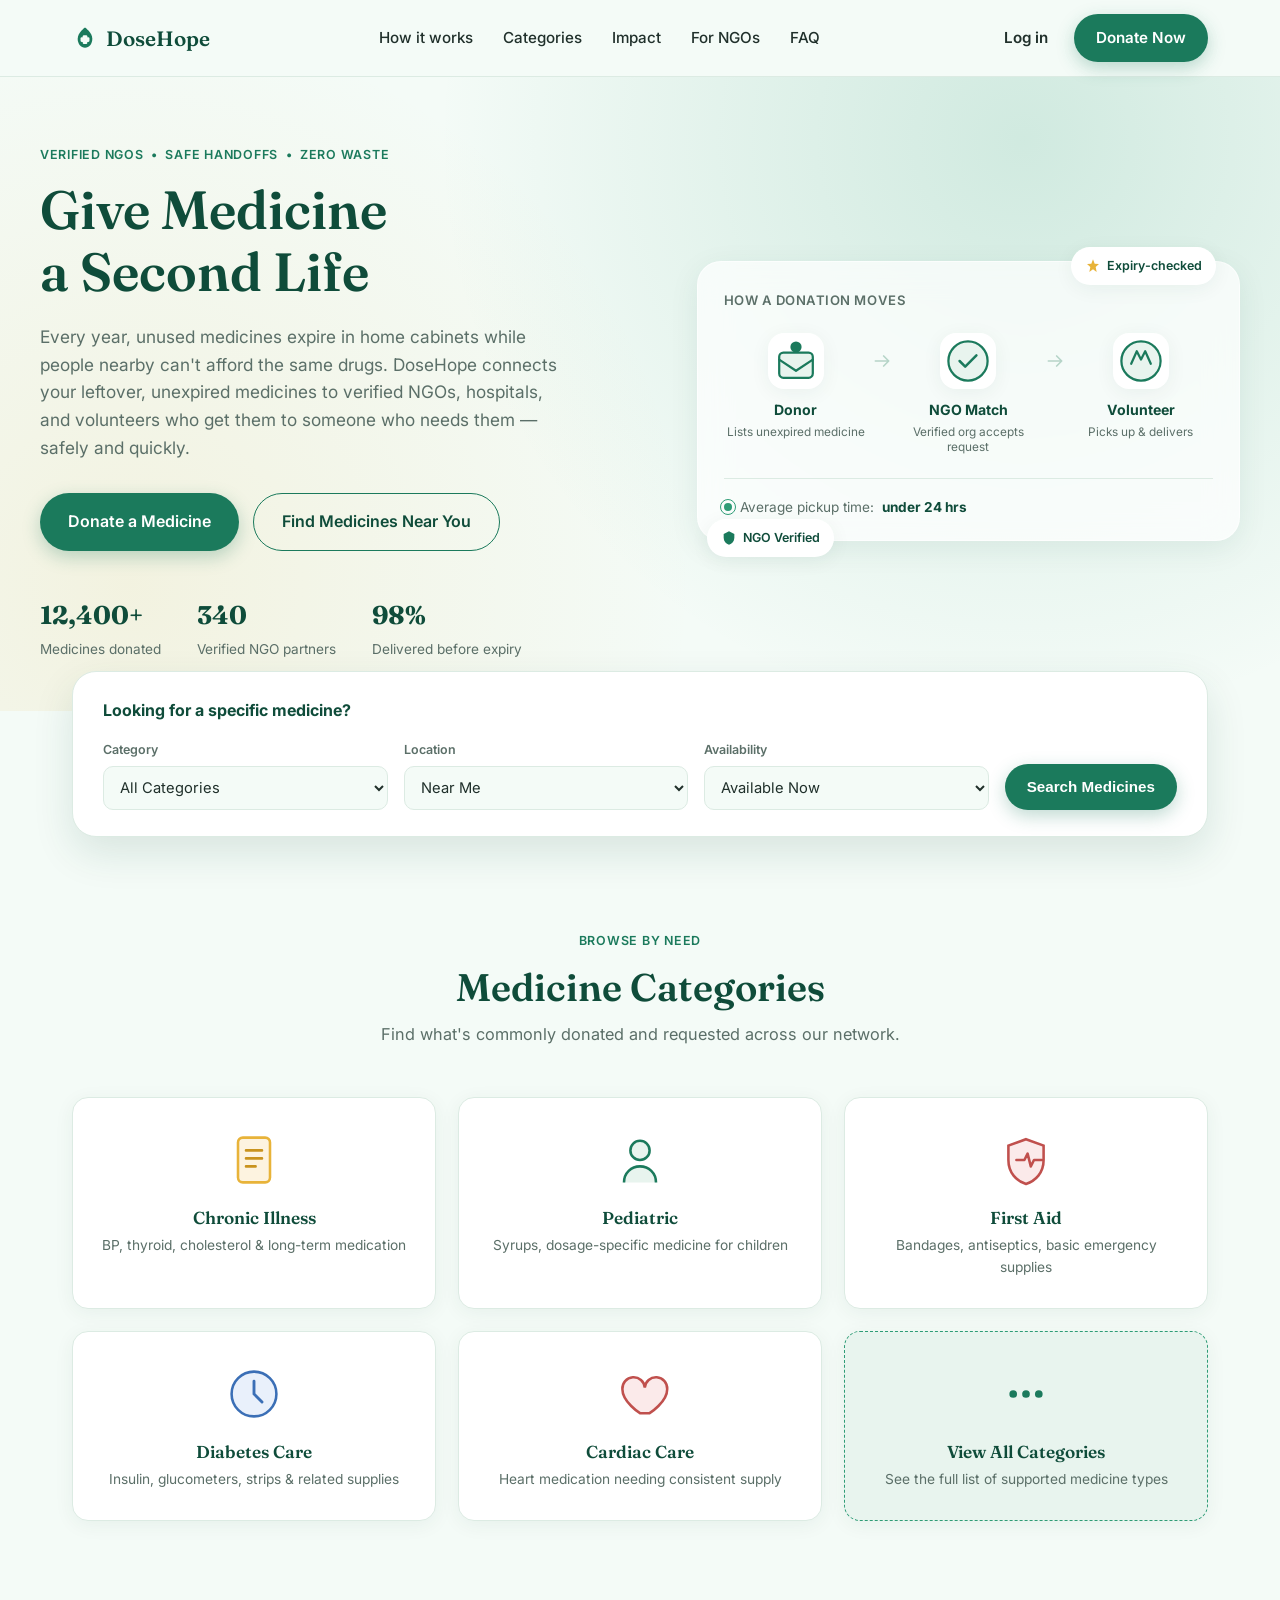
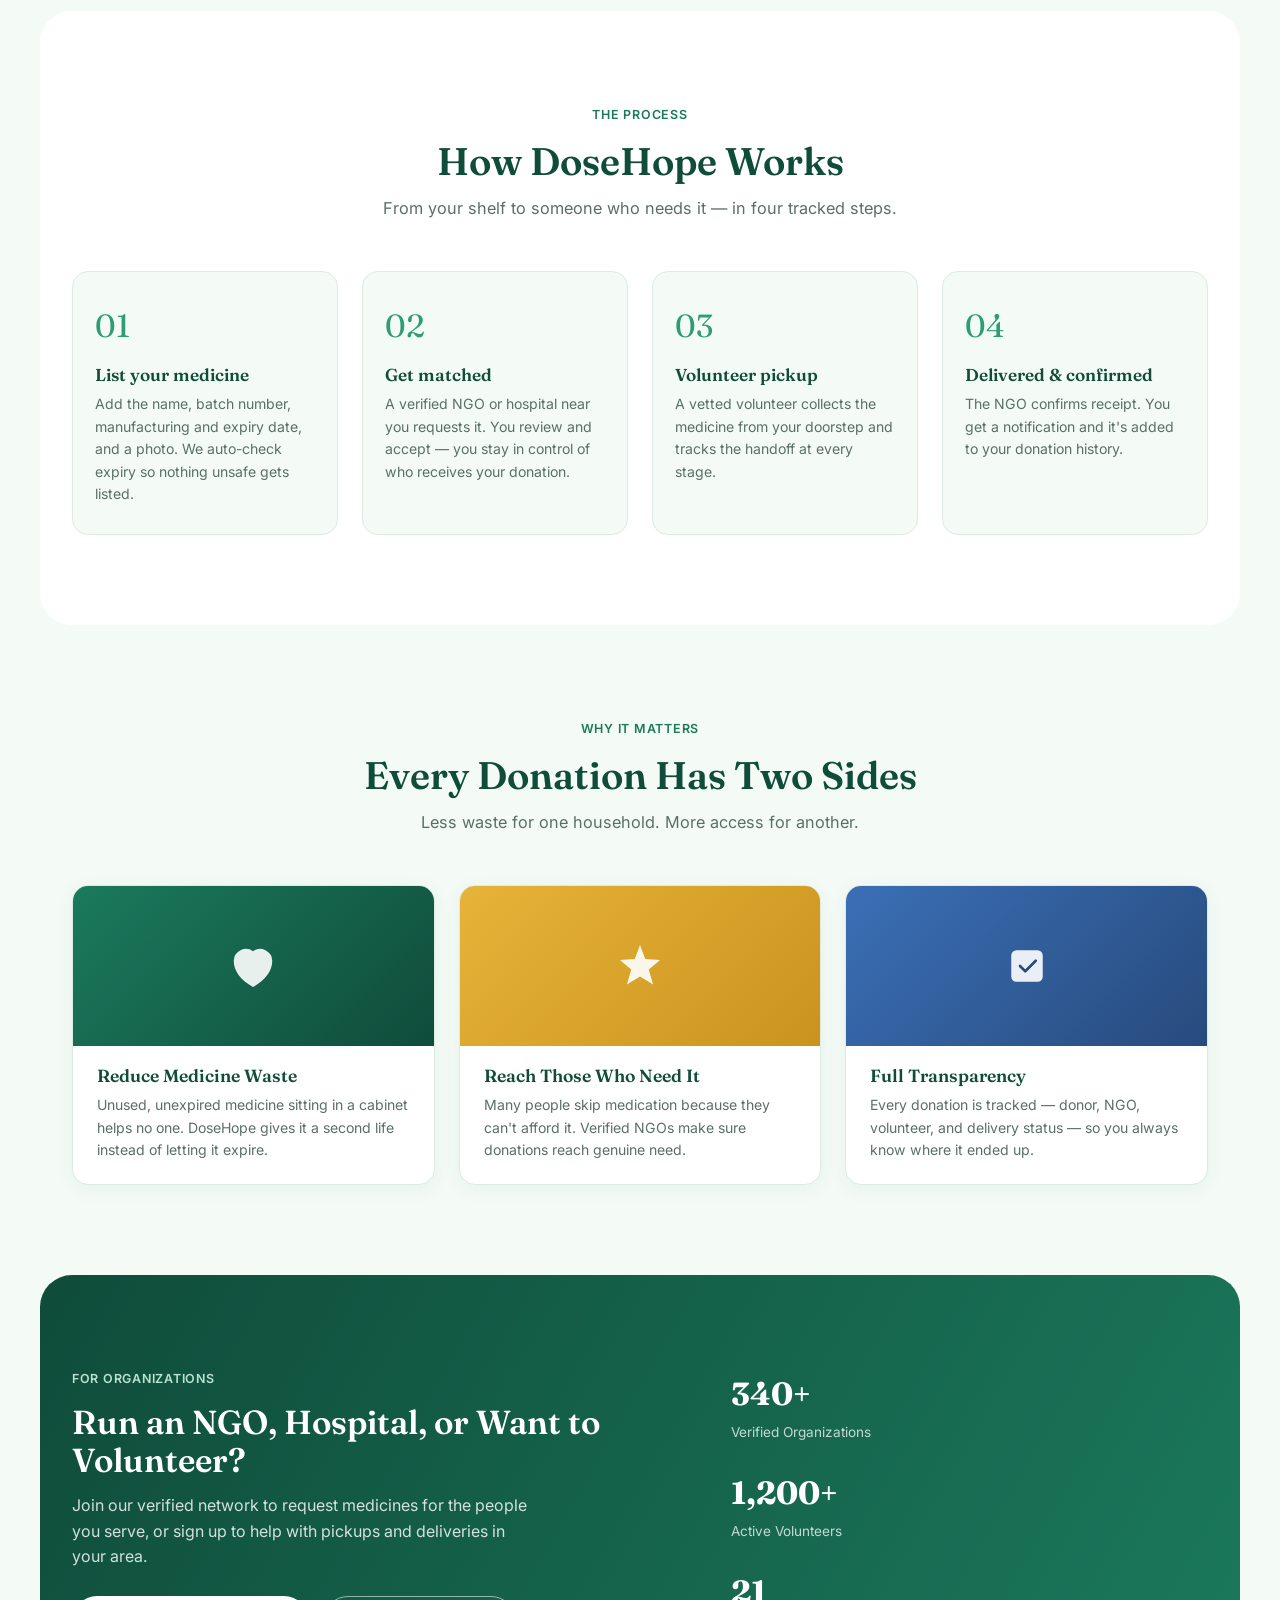
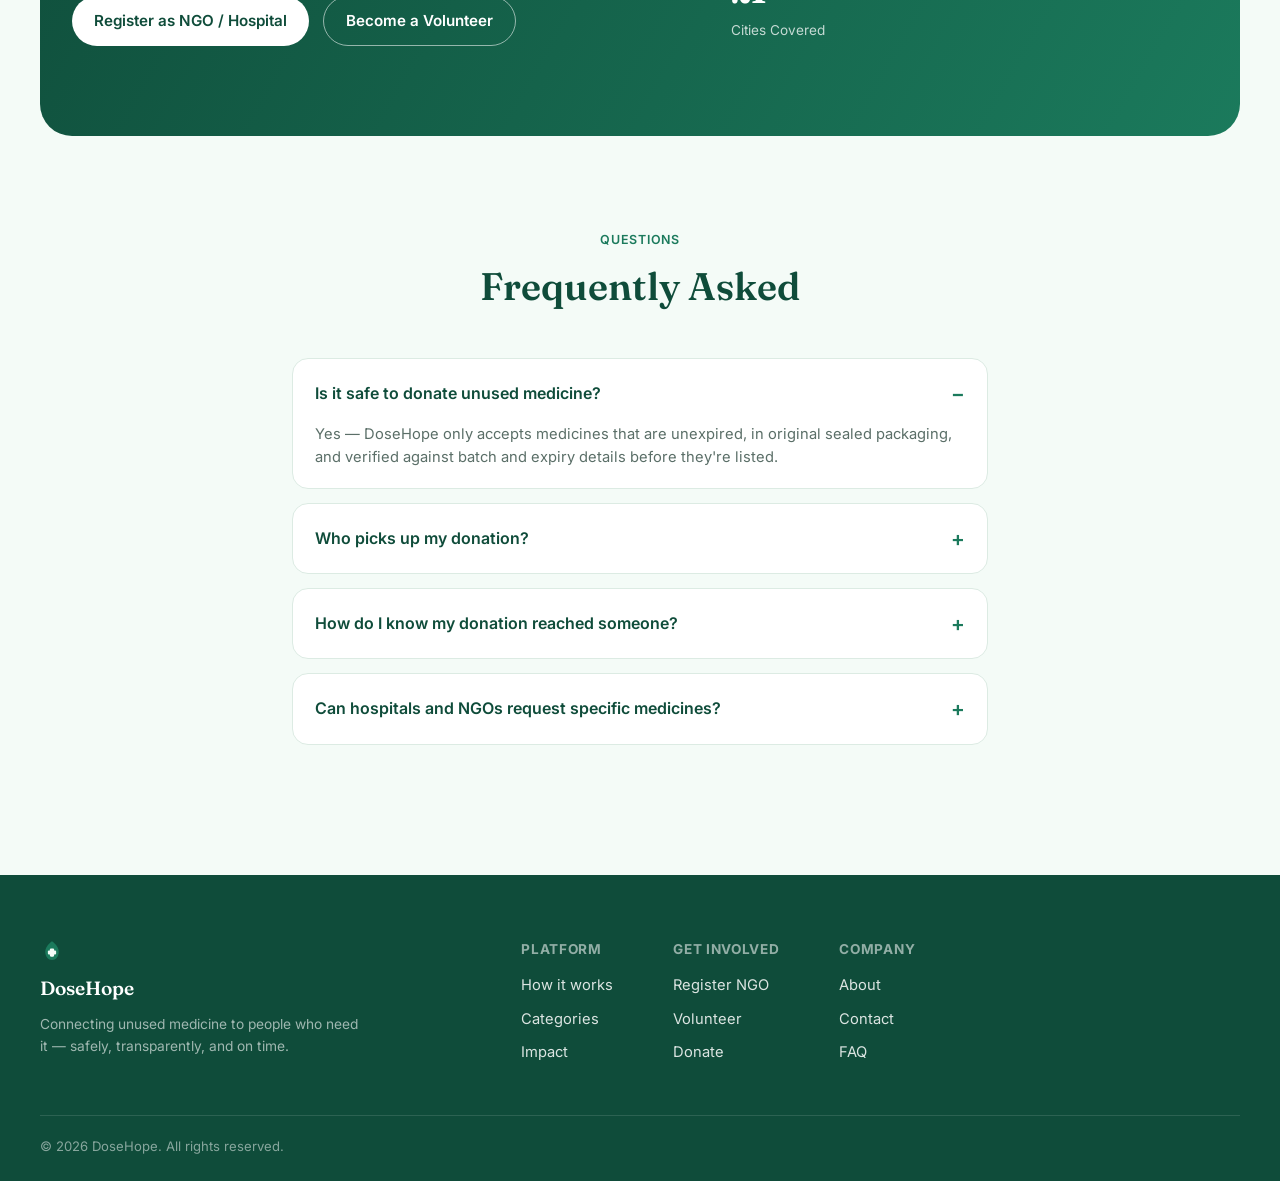
<file: frontend/index.html>
<!DOCTYPE html>
<html lang="en">
<head>
<meta charset="UTF-8">
<meta name="viewport" content="width=device-width, initial-scale=1.0">
<title>DoseHope — Give Medicine a Second Life</title>
<link rel="preconnect" href="https://fonts.googleapis.com">
<link rel="preconnect" href="https://fonts.gstatic.com" crossorigin>
<link href="https://fonts.googleapis.com/css2?family=Fraunces:opsz,wght@9..144,400;9..144,500;9..144,600;9..144,700&family=Inter:wght@400;500;600;700;800&display=swap" rel="stylesheet">
<link rel="stylesheet" href="style.css">
</head>
<body>

<!-- ===== NAVBAR ===== -->
<header class="navbar" id="navbar">
  <div class="nav-inner">
    <a href="index.html" class="brand">
      <span class="brand-mark">
        <svg viewBox="0 0 32 32" width="26" height="26" fill="none">
          <path d="M16 3 C16 3 7 9 7 17 C7 23.5 11 28 16 28 C21 28 25 23.5 25 17 C25 9 16 3 16 3 Z" fill="#1B7A5C"/>
          <rect x="13.2" y="12.5" width="5.6" height="11" rx="1.4" fill="#F4FBF7"/>
          <rect x="10.5" y="15.2" width="11" height="5.6" rx="1.4" fill="#F4FBF7"/>
        </svg>
      </span>
      <span class="brand-name">DoseHope</span>
    </a>

    <nav class="nav-links" id="navLinks">
      <a href="#how-it-works">How it works</a>
      <a href="#categories">Categories</a>
      <a href="#impact">Impact</a>
      <a href="#ngos">For NGOs</a>
      <a href="#faq">FAQ</a>
    </nav>

    <div class="nav-actions" id="navActions">
      <a href="login.html" class="btn btn-ghost">Log in</a>
      <a href="donate.html" class="btn btn-primary">Donate Now</a>
    </div>

    <button class="nav-toggle" id="navToggle" aria-label="Toggle menu">
      <span></span><span></span><span></span>
    </button>
  </div>
</header>

<!-- ===== HERO ===== -->
<section class="hero">
  <div class="hero-bg" aria-hidden="true"></div>

  <div class="hero-inner">
    <div class="hero-copy">
      <span class="eyebrow">Verified NGOs &nbsp;•&nbsp; Safe Handoffs &nbsp;•&nbsp; Zero Waste</span>
      <h1>Give Medicine<br>a Second Life</h1>
      <p class="hero-sub">
        Every year, unused medicines expire in home cabinets while people nearby
        can't afford the same drugs. DoseHope connects your leftover, unexpired
        medicines to verified NGOs, hospitals, and volunteers who get them
        to someone who needs them — safely and quickly.
      </p>
      <div class="hero-cta-row">
        <a href="donate.html" class="btn btn-primary btn-lg">Donate a Medicine</a>
        <a href="browse.html" class="btn btn-outline btn-lg">Find Medicines Near You</a>
      </div>
      <div class="hero-stats">
        <div class="stat">
          <strong>12,400+</strong>
          <span>Medicines donated</span>
        </div>
        <div class="stat">
          <strong>340</strong>
          <span>Verified NGO partners</span>
        </div>
        <div class="stat">
          <strong>98%</strong>
          <span>Delivered before expiry</span>
        </div>
      </div>
    </div>

    <div class="hero-visual">
      <div class="flow-card">
        <p class="flow-card-label">How a donation moves</p>
        <div class="flow-steps">
          <div class="flow-step">
            <span class="flow-icon" data-icon="donor">
              <svg viewBox="0 0 40 40" fill="none"><rect x="8" y="14" width="24" height="18" rx="3" fill="#E8F4EE" stroke="#1B7A5C" stroke-width="1.6"/><path d="M8 19 L20 27 L32 19" stroke="#1B7A5C" stroke-width="1.6" fill="none" stroke-linecap="round" stroke-linejoin="round"/><circle cx="20" cy="10" r="4" fill="#1B7A5C"/></svg>
            </span>
            <p class="flow-name">Donor</p>
            <p class="flow-desc">Lists unexpired medicine</p>
          </div>
          <div class="flow-arrow" aria-hidden="true">
            <svg viewBox="0 0 24 24" width="20" height="20"><path d="M4 12h16M14 6l6 6-6 6" stroke="#9BC4B4" stroke-width="2" fill="none" stroke-linecap="round" stroke-linejoin="round"/></svg>
          </div>
          <div class="flow-step">
            <span class="flow-icon" data-icon="match">
              <svg viewBox="0 0 40 40" fill="none"><circle cx="20" cy="20" r="14" fill="#E8F4EE" stroke="#1B7A5C" stroke-width="1.6"/><path d="M14 20l4 4 8-8" stroke="#1B7A5C" stroke-width="1.8" fill="none" stroke-linecap="round" stroke-linejoin="round"/></svg>
            </span>
            <p class="flow-name">NGO Match</p>
            <p class="flow-desc">Verified org accepts request</p>
          </div>
          <div class="flow-arrow" aria-hidden="true">
            <svg viewBox="0 0 24 24" width="20" height="20"><path d="M4 12h16M14 6l6 6-6 6" stroke="#9BC4B4" stroke-width="2" fill="none" stroke-linecap="round" stroke-linejoin="round"/></svg>
          </div>
          <div class="flow-step">
            <span class="flow-icon" data-icon="volunteer">
              <svg viewBox="0 0 40 40" fill="none"><circle cx="20" cy="20" r="14" fill="#E8F4EE" stroke="#1B7A5C" stroke-width="1.6"/><path d="M13 22l4-9 3 6 3-6 4 9" stroke="#1B7A5C" stroke-width="1.6" fill="none" stroke-linecap="round" stroke-linejoin="round"/></svg>
            </span>
            <p class="flow-name">Volunteer</p>
            <p class="flow-desc">Picks up &amp; delivers</p>
          </div>
        </div>
        <div class="flow-card-footer">
          <span class="pulse-dot"></span>
          Average pickup time: <strong>under 24 hrs</strong>
        </div>
      </div>

      <div class="floating-chip chip-1">
        <svg viewBox="0 0 24 24" width="16" height="16"><path d="M12 2l2.5 6.5L21 9l-5 4.5L17.5 21 12 17l-5.5 4L8 13.5 3 9l6.5-.5z" fill="#E8B339"/></svg>
        Expiry-checked
      </div>
      <div class="floating-chip chip-2">
        <svg viewBox="0 0 24 24" width="16" height="16"><path d="M12 2L4 6v6c0 5 3.5 8.5 8 10 4.5-1.5 8-5 8-10V6l-8-4z" fill="#1B7A5C"/></svg>
        NGO Verified
      </div>
    </div>
  </div>
</section>

<!-- ===== SEARCH WIDGET (floating, overlaps hero/section boundary) ===== -->
<section class="search-widget-wrap">
  <div class="search-widget">
    <p class="search-widget-title">Looking for a specific medicine?</p>
    <form class="search-form">
      <div class="search-field">
        <label for="category">Category</label>
        <select id="category">
          <option>All Categories</option>
          <option>Chronic Illness</option>
          <option>Pediatric</option>
          <option>First Aid</option>
          <option>Diabetes Care</option>
          <option>Cardiac Care</option>
        </select>
      </div>
      <div class="search-field">
        <label for="location">Location</label>
        <select id="location">
          <option>Near Me</option>
          <option>Ahmedabad</option>
          <option>Surat</option>
          <option>Vadodara</option>
          <option>Rajkot</option>
        </select>
      </div>
      <div class="search-field">
        <label for="availability">Availability</label>
        <select id="availability">
          <option>Available Now</option>
          <option>Any Status</option>
        </select>
      </div>
      <button type="submit" class="btn btn-primary search-btn">Search Medicines</button>
    </form>
  </div>
</section>

<!-- ===== MEDICINE CATEGORIES ===== -->
<section class="categories" id="categories">
  <div class="section-head">
    <span class="eyebrow eyebrow-dark">Browse by need</span>
    <h2>Medicine Categories</h2>
    <p class="section-sub">Find what's commonly donated and requested across our network.</p>
  </div>

  <div class="category-grid">
    <div class="category-card">
      <span class="cat-icon">
        <svg viewBox="0 0 40 40" fill="none"><rect x="10" y="6" width="20" height="28" rx="3" fill="#FDF3E0" stroke="#E8B339" stroke-width="1.6"/><path d="M15 14h10M15 19h10M15 24h6" stroke="#C9931E" stroke-width="1.6" stroke-linecap="round"/></svg>
      </span>
      <h3>Chronic Illness</h3>
      <p>BP, thyroid, cholesterol &amp; long-term medication</p>
    </div>
    <div class="category-card">
      <span class="cat-icon">
        <svg viewBox="0 0 40 40" fill="none"><circle cx="20" cy="14" r="6" fill="#E8F4EE" stroke="#1B7A5C" stroke-width="1.6"/><path d="M10 34c0-6 4.5-10 10-10s10 4 10 10" fill="#E8F4EE" stroke="#1B7A5C" stroke-width="1.6"/></svg>
      </span>
      <h3>Pediatric</h3>
      <p>Syrups, dosage-specific medicine for children</p>
    </div>
    <div class="category-card">
      <span class="cat-icon">
        <svg viewBox="0 0 40 40" fill="none"><path d="M20 7l11 4v9c0 8-5 13-11 15-6-2-11-7-11-15v-9l11-4z" fill="#FBEAEA" stroke="#C0504D" stroke-width="1.6"/><path d="M14 20h5l2-4 2 8 2-4h5" stroke="#C0504D" stroke-width="1.6" fill="none" stroke-linecap="round" stroke-linejoin="round"/></svg>
      </span>
      <h3>First Aid</h3>
      <p>Bandages, antiseptics, basic emergency supplies</p>
    </div>
    <div class="category-card">
      <span class="cat-icon">
        <svg viewBox="0 0 40 40" fill="none"><circle cx="20" cy="20" r="14" fill="#E9F0FB" stroke="#3B6FB6" stroke-width="1.6"/><path d="M20 12v8l5 5" stroke="#3B6FB6" stroke-width="1.8" fill="none" stroke-linecap="round"/></svg>
      </span>
      <h3>Diabetes Care</h3>
      <p>Insulin, glucometers, strips &amp; related supplies</p>
    </div>
    <div class="category-card">
      <span class="cat-icon">
        <svg viewBox="0 0 40 40" fill="none"><path d="M20 32s-11-7-11-15a7 7 0 0114-1 7 7 0 0114 1c0 8-11 15-11 15z" fill="#FBEAEA" stroke="#C0504D" stroke-width="1.6"/></svg>
      </span>
      <h3>Cardiac Care</h3>
      <p>Heart medication needing consistent supply</p>
    </div>
    <div class="category-card category-card-more">
      <span class="cat-icon">
        <svg viewBox="0 0 40 40" fill="none"><circle cx="12" cy="20" r="2.4" fill="#1B7A5C"/><circle cx="20" cy="20" r="2.4" fill="#1B7A5C"/><circle cx="28" cy="20" r="2.4" fill="#1B7A5C"/></svg>
      </span>
      <h3>View All Categories</h3>
      <p>See the full list of supported medicine types</p>
    </div>
  </div>
</section>

<!-- ===== HOW IT WORKS ===== -->
<section class="how-it-works" id="how-it-works">
  <div class="section-head">
    <span class="eyebrow eyebrow-dark">The process</span>
    <h2>How DoseHope Works</h2>
    <p class="section-sub">From your shelf to someone who needs it — in four tracked steps.</p>
  </div>

  <div class="steps-grid">
    <div class="step-card">
      <span class="step-num">01</span>
      <h3>List your medicine</h3>
      <p>Add the name, batch number, manufacturing and expiry date, and a photo. We auto-check expiry so nothing unsafe gets listed.</p>
    </div>
    <div class="step-card">
      <span class="step-num">02</span>
      <h3>Get matched</h3>
      <p>A verified NGO or hospital near you requests it. You review and accept — you stay in control of who receives your donation.</p>
    </div>
    <div class="step-card">
      <span class="step-num">03</span>
      <h3>Volunteer pickup</h3>
      <p>A vetted volunteer collects the medicine from your doorstep and tracks the handoff at every stage.</p>
    </div>
    <div class="step-card">
      <span class="step-num">04</span>
      <h3>Delivered &amp; confirmed</h3>
      <p>The NGO confirms receipt. You get a notification and it's added to your donation history.</p>
    </div>
  </div>
</section>

<!-- ===== IMPACT / FEATURED ===== -->
<section class="impact" id="impact">
  <div class="section-head">
    <span class="eyebrow eyebrow-dark">Why it matters</span>
    <h2>Every Donation Has Two Sides</h2>
    <p class="section-sub">Less waste for one household. More access for another.</p>
  </div>

  <div class="impact-grid">
    <div class="impact-card">
      <div class="impact-img" style="background:linear-gradient(135deg,#1B7A5C,#0F4C3A);">
        <svg viewBox="0 0 64 64" width="56" height="56" fill="none"><path d="M32 56c14-8 22-18 22-30a14 14 0 00-22-11 14 14 0 00-22 11c0 12 8 22 22 30z" fill="#fff" opacity="0.9"/></svg>
      </div>
      <h3>Reduce Medicine Waste</h3>
      <p>Unused, unexpired medicine sitting in a cabinet helps no one. DoseHope gives it a second life instead of letting it expire.</p>
    </div>
    <div class="impact-card">
      <div class="impact-img" style="background:linear-gradient(135deg,#E8B339,#C9931E);">
        <svg viewBox="0 0 64 64" width="56" height="56" fill="none"><path d="M32 8l6 16 17 1-13 11 5 17-15-9-15 9 5-17-13-11 17-1z" fill="#fff" opacity="0.9"/></svg>
      </div>
      <h3>Reach Those Who Need It</h3>
      <p>Many people skip medication because they can't afford it. Verified NGOs make sure donations reach genuine need.</p>
    </div>
    <div class="impact-card">
      <div class="impact-img" style="background:linear-gradient(135deg,#3B6FB6,#274B7D);">
        <svg viewBox="0 0 64 64" width="56" height="56" fill="none"><rect x="14" y="14" width="36" height="36" rx="6" fill="#fff" opacity="0.9"/><path d="M24 32l6 6 12-12" stroke="#274B7D" stroke-width="3" fill="none" stroke-linecap="round" stroke-linejoin="round"/></svg>
      </div>
      <h3>Full Transparency</h3>
      <p>Every donation is tracked — donor, NGO, volunteer, and delivery status — so you always know where it ended up.</p>
    </div>
  </div>
</section>

<!-- ===== NGO / VOLUNTEER CTA ===== -->
<section class="ngo-cta" id="ngos">
  <div class="ngo-cta-inner">
    <div class="ngo-cta-text">
      <span class="eyebrow">For Organizations</span>
      <h2>Run an NGO, Hospital, or Want to Volunteer?</h2>
      <p>Join our verified network to request medicines for the people you serve, or sign up to help with pickups and deliveries in your area.</p>
      <div class="ngo-cta-actions">
        <a href="login.html" class="btn btn-primary">Register as NGO / Hospital</a>
        <a href="login.html" class="btn btn-outline-light">Become a Volunteer</a>
      </div>
    </div>
    <div class="ngo-cta-stats">
      <div class="ngo-stat"><strong>340+</strong><span>Verified Organizations</span></div>
      <div class="ngo-stat"><strong>1,200+</strong><span>Active Volunteers</span></div>
      <div class="ngo-stat"><strong>21</strong><span>Cities Covered</span></div>
    </div>
  </div>
</section>

<!-- ===== FAQ ===== -->
<section class="faq" id="faq">
  <div class="section-head">
    <span class="eyebrow eyebrow-dark">Questions</span>
    <h2>Frequently Asked</h2>
  </div>

  <div class="faq-list">
    <details class="faq-item" open>
      <summary>Is it safe to donate unused medicine?</summary>
      <p>Yes — DoseHope only accepts medicines that are unexpired, in original sealed packaging, and verified against batch and expiry details before they're listed.</p>
    </details>
    <details class="faq-item">
      <summary>Who picks up my donation?</summary>
      <p>A verified volunteer assigned through the platform handles pickup, so you don't have to coordinate delivery yourself.</p>
    </details>
    <details class="faq-item">
      <summary>How do I know my donation reached someone?</summary>
      <p>You'll get a notification at every step — accepted, picked up, and delivered — and it stays in your donation history for reference.</p>
    </details>
    <details class="faq-item">
      <summary>Can hospitals and NGOs request specific medicines?</summary>
      <p>Yes, verified NGOs and hospitals can browse available listings and send requests for medicines matching their current need.</p>
    </details>
  </div>
</section>

<!-- ===== FOOTER ===== -->
<footer class="footer">
  <div class="footer-inner">
    <div class="footer-brand">
      <span class="brand-mark">
        <svg viewBox="0 0 32 32" width="24" height="24" fill="none">
          <path d="M16 3 C16 3 7 9 7 17 C7 23.5 11 28 16 28 C21 28 25 23.5 25 17 C25 9 16 3 16 3 Z" fill="#1B7A5C"/>
          <rect x="13.2" y="12.5" width="5.6" height="11" rx="1.4" fill="#F4FBF7"/>
          <rect x="10.5" y="15.2" width="11" height="5.6" rx="1.4" fill="#F4FBF7"/>
        </svg>
      </span>
      <span class="brand-name">DoseHope</span>
      <p>Connecting unused medicine to people who need it — safely, transparently, and on time.</p>
    </div>
    <div class="footer-links">
      <div class="footer-col">
        <h4>Platform</h4>
        <a href="#how-it-works">How it works</a>
        <a href="#categories">Categories</a>
        <a href="#impact">Impact</a>
      </div>
      <div class="footer-col">
        <h4>Get Involved</h4>
        <a href="#ngos">Register NGO</a>
        <a href="#ngos">Volunteer</a>
        <a href="donate.html">Donate</a>
      </div>
      <div class="footer-col">
        <h4>Company</h4>
        <a href="#">About</a>
        <a href="#">Contact</a>
        <a href="#faq">FAQ</a>
      </div>
    </div>
  </div>
  <div class="footer-bottom">
    <p>© 2026 DoseHope. All rights reserved.</p>
  </div>
</footer>

<script src="script.js"></script>
</body>
</html>
</file>
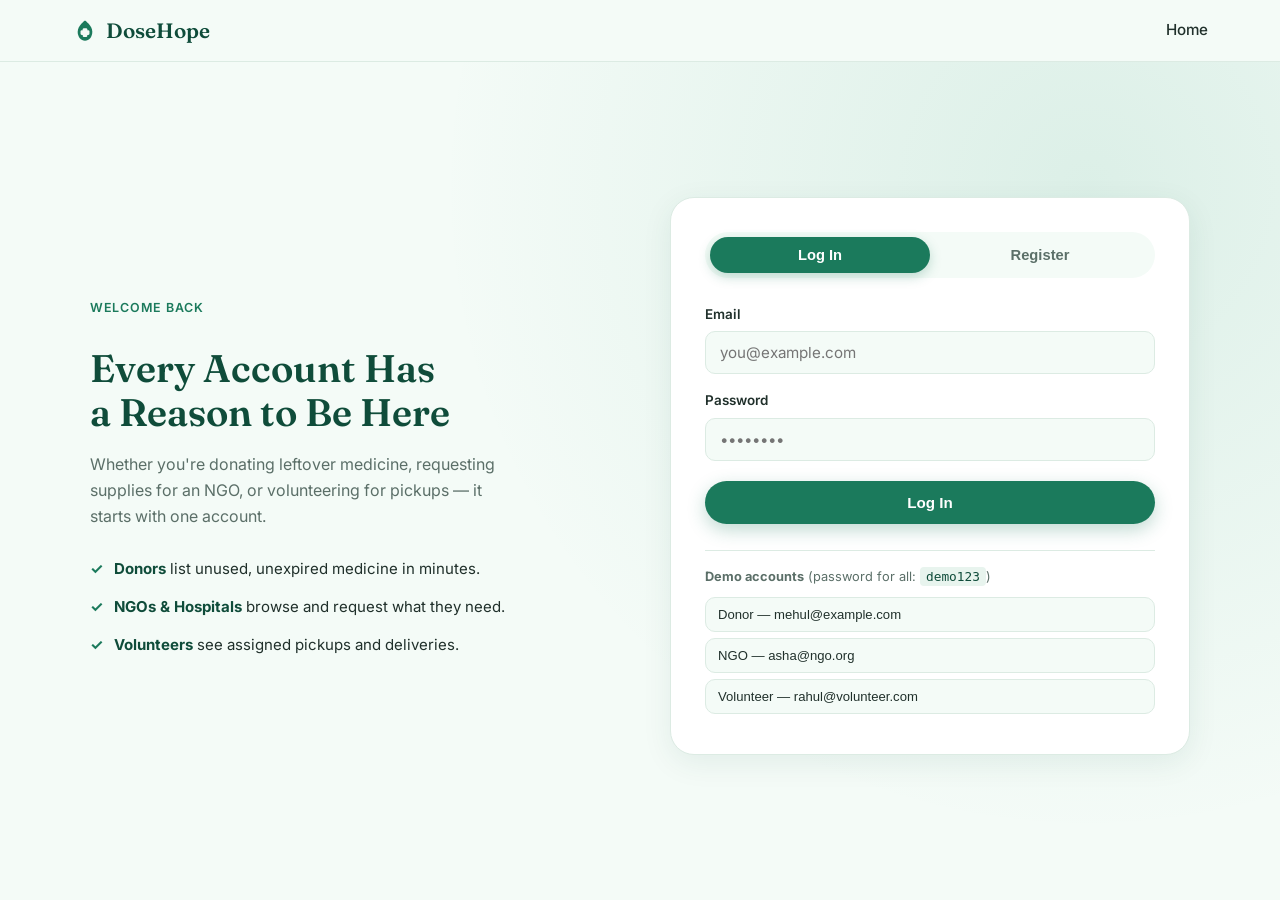
<file: frontend/dashboard.html>
<!DOCTYPE html>
<html lang="en">
<head>
<meta charset="UTF-8">
<meta name="viewport" content="width=device-width, initial-scale=1.0">
<title>Dashboard — DoseHope</title>
<link rel="preconnect" href="https://fonts.googleapis.com">
<link rel="preconnect" href="https://fonts.gstatic.com" crossorigin>
<link href="https://fonts.googleapis.com/css2?family=Fraunces:opsz,wght@9..144,400;9..144,500;9..144,600;9..144,700&family=Inter:wght@400;500;600;700;800&display=swap" rel="stylesheet">
<link rel="stylesheet" href="style.css">
<link rel="stylesheet" href="app.css">
</head>
<body>

<header class="navbar">
  <div class="nav-inner">
    <a href="index.html" class="brand">
      <span class="brand-mark">
        <svg viewBox="0 0 32 32" width="26" height="26" fill="none">
          <path d="M16 3 C16 3 7 9 7 17 C7 23.5 11 28 16 28 C21 28 25 23.5 25 17 C25 9 16 3 16 3 Z" fill="#1B7A5C"/>
          <rect x="13.2" y="12.5" width="5.6" height="11" rx="1.4" fill="#F4FBF7"/>
          <rect x="10.5" y="15.2" width="11" height="5.6" rx="1.4" fill="#F4FBF7"/>
        </svg>
      </span>
      <span class="brand-name">DoseHope</span>
    </a>
    <nav class="nav-links">
      <a href="index.html">Home</a>
      <a href="dashboard.html">Dashboard</a>
      <a href="browse.html">Browse</a>
      <a href="donate.html">Donate</a>
    </nav>
   <div class="nav-actions">
  <span class="btn btn-ghost" id="userPill"></span>
  <button class="btn btn-primary" id="logoutBtn">Log out</button>
</div>
  </div>
</header>

<section class="app-section">
  <div class="app-header">
    <span class="eyebrow eyebrow-dark" id="greetingEyebrow">Welcome back</span>
    <h1 id="greetingName">Your Dashboard</h1>
    <p class="section-sub">Here's what's happening with your donations.</p>
  </div>

  <div class="stats-row" id="statsRow"></div>

  <div class="dashboard-grid">
    <div class="card-panel">
      <div class="panel-title">
        <h3>Your Listings</h3>
        <a href="donate.html">+ Add new</a>
      </div>
      <div class="table-wrap">
        <table>
          <thead>
            <tr><th>Medicine</th><th>Category</th><th>Qty</th><th>Status</th><th>Expiry</th></tr>
          </thead>
          <tbody id="listingsTableBody"></tbody>
        </table>
      </div>
    </div>

    <div class="card-panel">
      <div class="panel-title">
        <h3>Expiring Soon</h3>
      </div>
      <div class="expiry-list" id="expiringList"></div>
    </div>
  </div>

  <div class="card-panel" style="margin-top:22px;">
    <div class="panel-title">
      <h3>Donation Requests</h3>
      <a href="browse.html">Browse more medicines →</a>
    </div>
    <div class="table-wrap">
      <table>
        <thead>
          <tr><th>Medicine</th><th>NGO</th><th>Status</th><th>Requested on</th></tr>
        </thead>
        <tbody id="requestsTableBody"></tbody>
      </table>
    </div>
  </div>
</section>

<script src="data-store.js"></script>
<script src="dashboard.js"></script>
</body>
</html>
</file>
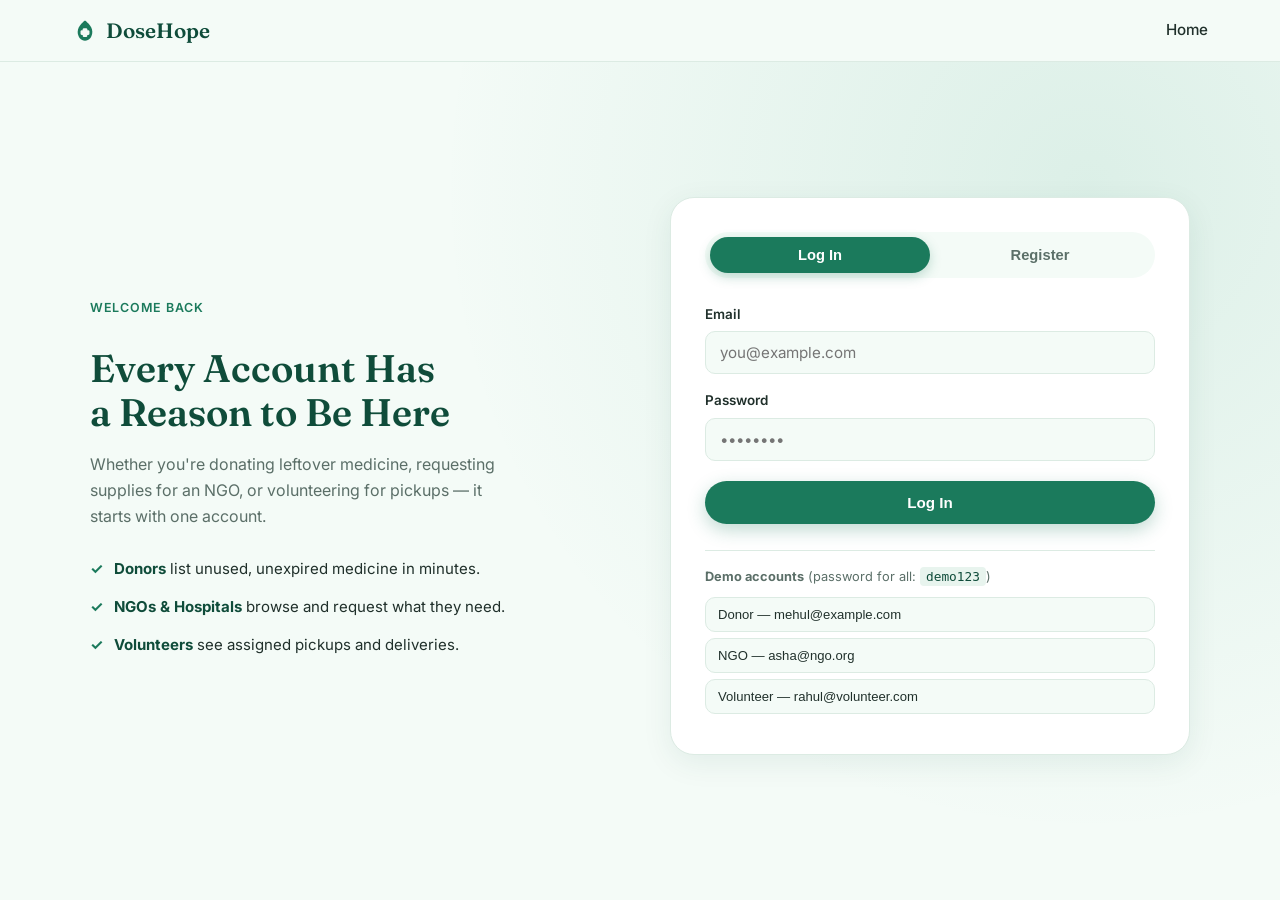
<file: frontend/donate.html>
<!DOCTYPE html>
<html lang="en">
<head>
<meta charset="UTF-8">
<meta name="viewport" content="width=device-width, initial-scale=1.0">
<title>Donate a Medicine — DoseHope</title>
<link rel="preconnect" href="https://fonts.googleapis.com">
<link rel="preconnect" href="https://fonts.gstatic.com" crossorigin>
<link href="https://fonts.googleapis.com/css2?family=Fraunces:opsz,wght@9..144,400;9..144,500;9..144,600;9..144,700&family=Inter:wght@400;500;600;700;800&display=swap" rel="stylesheet">
<link rel="stylesheet" href="style.css">
<link rel="stylesheet" href="app.css">
</head>
<body>

<header class="navbar">
  <div class="nav-inner">
    <a href="index.html" class="brand">
      <span class="brand-mark">
        <svg viewBox="0 0 32 32" width="26" height="26" fill="none">
          <path d="M16 3 C16 3 7 9 7 17 C7 23.5 11 28 16 28 C21 28 25 23.5 25 17 C25 9 16 3 16 3 Z" fill="#1B7A5C"/>
          <rect x="13.2" y="12.5" width="5.6" height="11" rx="1.4" fill="#F4FBF7"/>
          <rect x="10.5" y="15.2" width="11" height="5.6" rx="1.4" fill="#F4FBF7"/>
        </svg>
      </span>
      <span class="brand-name">DoseHope</span>
    </a>
    <nav class="nav-links">
      <a href="index.html">Home</a>
      <a href="dashboard.html">Dashboard</a>
      <a href="browse.html">Browse</a>
      <a href="donate.html">Donate</a>
    </nav>
    <div class="nav-actions">
  <span class="btn btn-ghost" id="userPill"></span>
  <button class="btn btn-primary" id="logoutBtn">Log out</button>
</div>
  </div>
</header>

<section class="app-section">
  <div class="app-header">
    <span class="eyebrow eyebrow-dark">List a medicine</span>
    <h1>Donate a Medicine</h1>
    <p class="section-sub">Tell us what you have. We'll check the expiry date automatically before it goes live.</p>
  </div>

  <div class="donate-layout">
    <form id="donateForm" class="card-panel donate-form">
      <div id="formError" class="form-error" hidden></div>
      <div id="formSuccess" class="form-success" hidden></div>

      <div class="form-grid">
        <div class="form-field">
          <label for="medName">Medicine name *</label>
          <input type="text" id="medName" required placeholder="e.g. Paracetamol 500mg">
        </div>
        <div class="form-field">
          <label for="medManufacturer">Manufacturer *</label>
          <input type="text" id="medManufacturer" required placeholder="e.g. Cipla">
        </div>
        <div class="form-field">
          <label for="medBatch">Batch number *</label>
          <input type="text" id="medBatch" required placeholder="e.g. PCM2245">
        </div>
        <div class="form-field">
          <label for="medCategory">Category *</label>
          <select id="medCategory" required>
            <option value="">Select category</option>
            <option>Chronic Illness</option>
            <option>Pediatric</option>
            <option>First Aid</option>
            <option>Diabetes Care</option>
            <option>Cardiac Care</option>
            <option>Other</option>
          </select>
        </div>
        <div class="form-field">
          <label for="medMfgDate">Manufacturing date *</label>
          <input type="date" id="medMfgDate" required>
        </div>
        <div class="form-field">
          <label for="medExpDate">Expiry date *</label>
          <input type="date" id="medExpDate" required>
        </div>
        <div class="form-field">
          <label for="medQuantity">Quantity *</label>
          <input type="number" id="medQuantity" min="1" required placeholder="e.g. 10">
        </div>
        <div class="form-field">
          <label for="medImage">Medicine image</label>
          <input type="file" id="medImage" accept="image/*">
        </div>
      </div>

      <div class="form-field">
        <label for="medDescription">Description</label>
        <textarea id="medDescription" rows="3" placeholder="Any extra detail — condition, reason for donating, etc."></textarea>
      </div>

      <div class="expiry-preview" id="expiryPreview" hidden></div>

      <div class="form-actions">
        <button type="submit" class="btn btn-primary btn-lg">List This Medicine</button>
        <a href="dashboard.html" class="btn btn-outline">Cancel</a>
      </div>
    </form>

    <aside class="card-panel donate-tips">
      <h3>Before you list</h3>
      <ul class="tips-list">
        <li>Medicine must be unexpired and unopened or sealed.</li>
        <li>Double check the batch number matches the package.</li>
        <li>Expired medicine is auto-rejected — it will not be listed.</li>
        <li>You'll be notified the moment an NGO requests it.</li>
      </ul>
      <div class="tips-divider"></div>
      <h3>Your recent listings</h3>
      <div id="recentListings" class="recent-listings"></div>
    </aside>
  </div>
</section>

<script src="data-store.js"></script>
<script src="donate.js"></script>
</body>
</html>
</file>
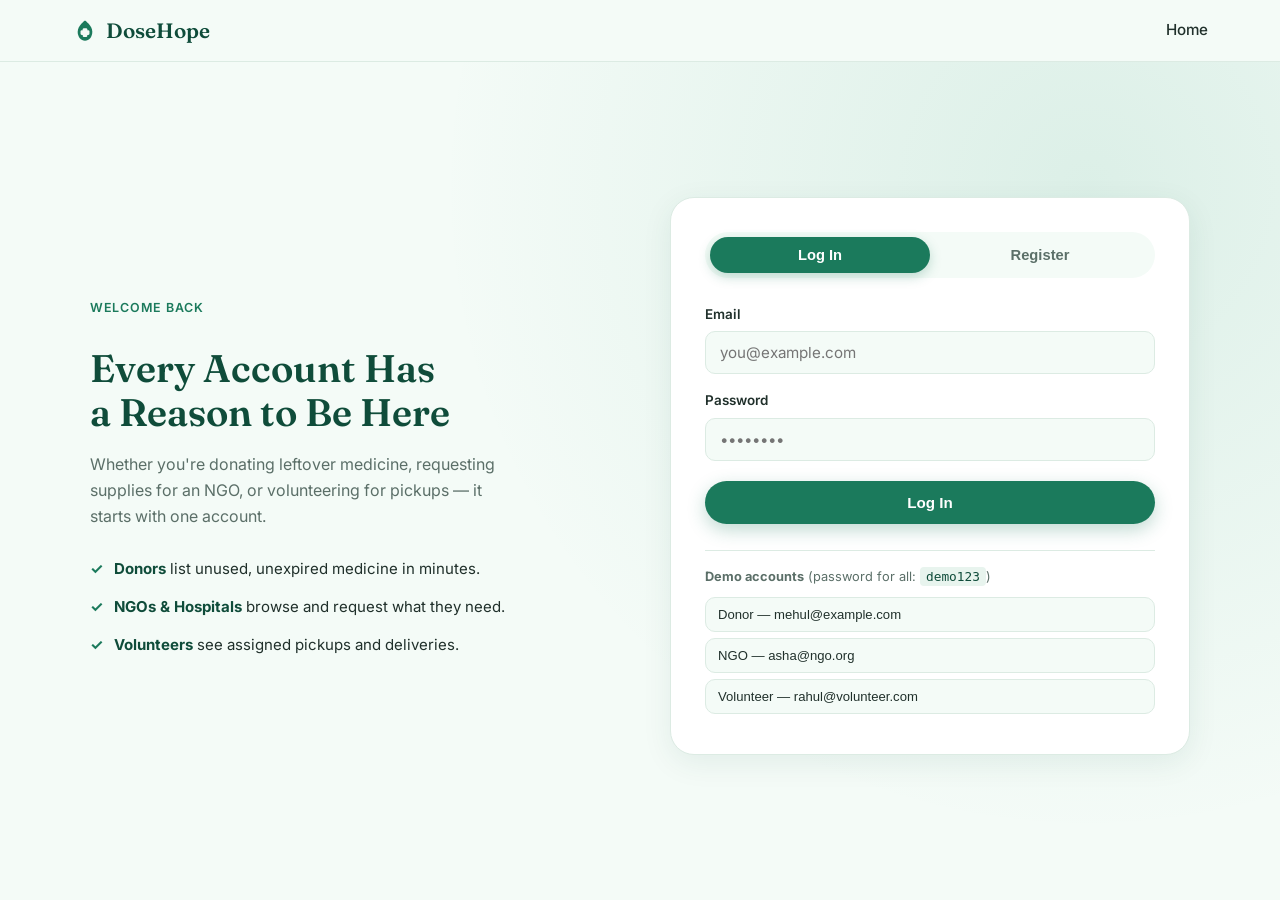
<file: frontend/login.html>
<!DOCTYPE html>
<html lang="en">
<head>
<meta charset="UTF-8">
<meta name="viewport" content="width=device-width, initial-scale=1.0">
<title>Log In or Register — DoseHope</title>
<link rel="preconnect" href="https://fonts.googleapis.com">
<link rel="preconnect" href="https://fonts.gstatic.com" crossorigin>
<link href="https://fonts.googleapis.com/css2?family=Fraunces:opsz,wght@9..144,400;9..144,500;9..144,600;9..144,700&family=Inter:wght@400;500;600;700;800&display=swap" rel="stylesheet">
<link rel="stylesheet" href="style.css">
<link rel="stylesheet" href="auth.css">
</head>
<body>

<header class="navbar">
  <div class="nav-inner">
    <a href="index.html" class="brand">
      <span class="brand-mark">
        <svg viewBox="0 0 32 32" width="26" height="26" fill="none">
          <path d="M16 3 C16 3 7 9 7 17 C7 23.5 11 28 16 28 C21 28 25 23.5 25 17 C25 9 16 3 16 3 Z" fill="#1B7A5C"/>
          <rect x="13.2" y="12.5" width="5.6" height="11" rx="1.4" fill="#F4FBF7"/>
          <rect x="10.5" y="15.2" width="11" height="5.6" rx="1.4" fill="#F4FBF7"/>
        </svg>
      </span>
      <span class="brand-name">DoseHope</span>
    </a>
    <nav class="nav-links">
      <a href="index.html">Home</a>
    </nav>
  </div>
</header>

<section class="auth-section">
  <div class="auth-wrap">

    <div class="auth-side">
      <span class="eyebrow">Welcome back</span>
      <h1>Every Account Has<br>a Reason to Be Here</h1>
      <p>Whether you're donating leftover medicine, requesting supplies for an NGO, or volunteering for pickups — it starts with one account.</p>
      <ul class="auth-points">
        <li><strong>Donors</strong> list unused, unexpired medicine in minutes.</li>
        <li><strong>NGOs &amp; Hospitals</strong> browse and request what they need.</li>
        <li><strong>Volunteers</strong> see assigned pickups and deliveries.</li>
      </ul>
    </div>

    <div class="auth-card">
      <div class="auth-tabs">
        <button class="auth-tab active" data-tab="login">Log In</button>
        <button class="auth-tab" data-tab="register">Register</button>
      </div>

      <!-- LOGIN FORM -->
      <form id="loginForm" class="auth-form active">
        <div id="loginError" class="form-error" hidden></div>

        <div class="form-field">
          <label for="loginEmail">Email</label>
          <input type="email" id="loginEmail" required placeholder="you@example.com">
        </div>
        <div class="form-field">
          <label for="loginPassword">Password</label>
          <input type="password" id="loginPassword" required placeholder="••••••••">
        </div>

        <button type="submit" class="btn btn-primary btn-block">Log In</button>

        <div class="demo-hint">
          <p><strong>Demo accounts</strong> (password for all: <code>demo123</code>)</p>
          <button type="button" class="demo-chip" data-email="mehul@example.com">Donor — mehul@example.com</button>
          <button type="button" class="demo-chip" data-email="asha@ngo.org">NGO — asha@ngo.org</button>
          <button type="button" class="demo-chip" data-email="rahul@volunteer.com">Volunteer — rahul@volunteer.com</button>
        </div>
      </form>

      <!-- REGISTER FORM -->
      <form id="registerForm" class="auth-form">
        <div id="registerError" class="form-error" hidden></div>

        <div class="form-field">
          <label for="regName">Full name</label>
          <input type="text" id="regName" required placeholder="Your name">
        </div>
        <div class="form-field">
          <label for="regEmail">Email</label>
          <input type="email" id="regEmail" required placeholder="you@example.com">
        </div>
        <div class="form-field">
          <label for="regPassword">Password</label>
          <input type="password" id="regPassword" required placeholder="At least 6 characters" minlength="6">
        </div>
        <div class="form-field">
          <label for="regRole">I am registering as</label>
          <select id="regRole" required>
            <option value="DONOR">Donor</option>
            <option value="NGO">NGO / Hospital</option>
            <option value="VOLUNTEER">Volunteer</option>
          </select>
        </div>
        <div class="form-field">
          <label for="regPhone">Phone number</label>
          <input type="tel" id="regPhone" placeholder="+91 90000 00000">
        </div>

        <button type="submit" class="btn btn-primary btn-block">Create Account</button>
      </form>
    </div>
  </div>
</section>

<script src="data-store.js"></script>
<script src="auth.js"></script>
</body>
</html>
</file>
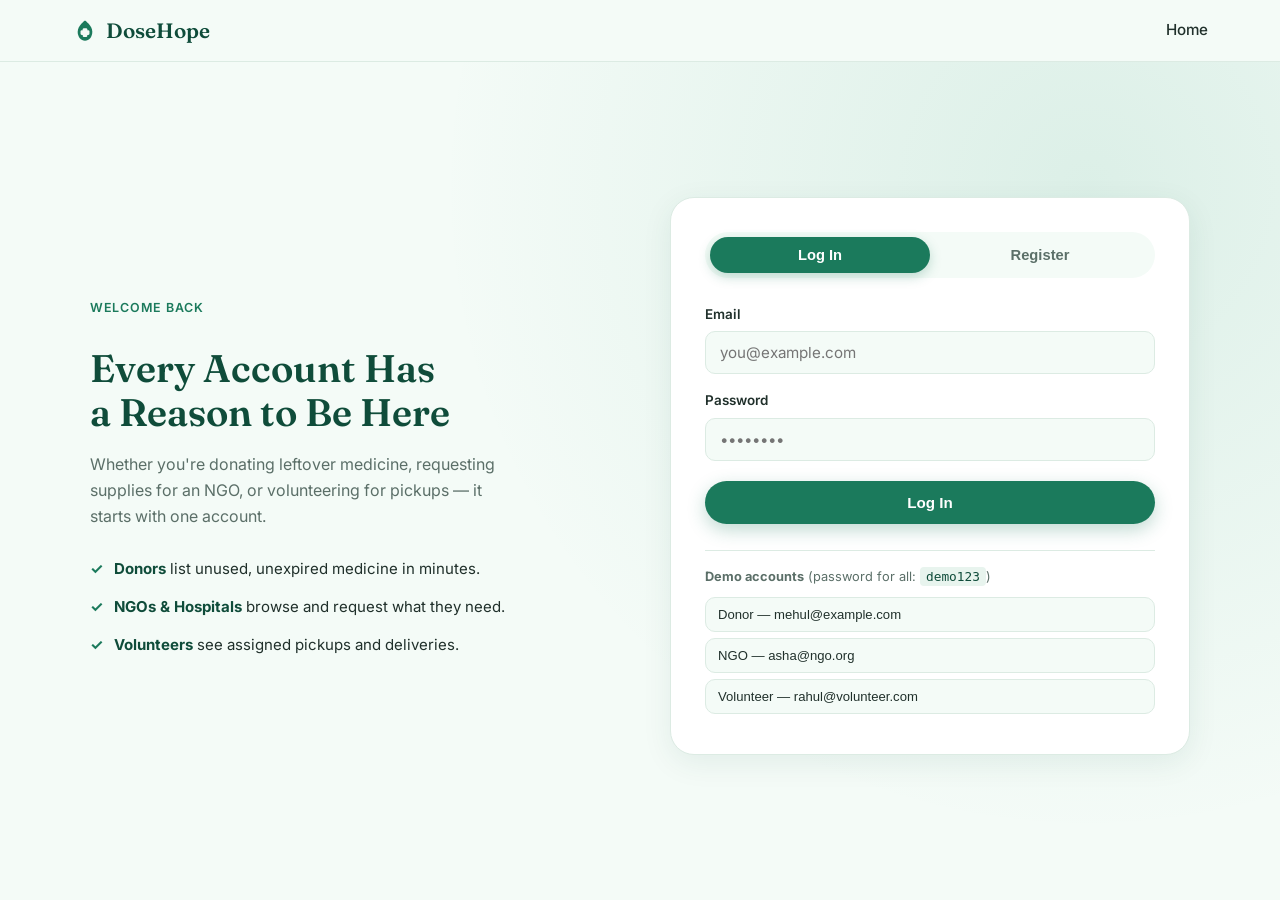
<file: frontend/ngo-dashboard.html>
<!DOCTYPE html>
<html lang="en">
<head>
<meta charset="UTF-8">
<meta name="viewport" content="width=device-width, initial-scale=1.0">
<title>NGO Dashboard — DoseHope</title>
<link rel="preconnect" href="https://fonts.googleapis.com">
<link rel="preconnect" href="https://fonts.gstatic.com" crossorigin>
<link href="https://fonts.googleapis.com/css2?family=Fraunces:opsz,wght@9..144,400;9..144,500;9..144,600;9..144,700&family=Inter:wght@400;500;600;700;800&display=swap" rel="stylesheet">
<link rel="stylesheet" href="style.css">
<link rel="stylesheet" href="app.css">
</head>
<body>

<header class="navbar">
  <div class="nav-inner">
    <a href="index.html" class="brand">
      <span class="brand-mark">
        <svg viewBox="0 0 32 32" width="26" height="26" fill="none">
          <path d="M16 3 C16 3 7 9 7 17 C7 23.5 11 28 16 28 C21 28 25 23.5 25 17 C25 9 16 3 16 3 Z" fill="#1B7A5C"/>
          <rect x="13.2" y="12.5" width="5.6" height="11" rx="1.4" fill="#F4FBF7"/>
          <rect x="10.5" y="15.2" width="11" height="5.6" rx="1.4" fill="#F4FBF7"/>
        </svg>
      </span>
      <span class="brand-name">DoseHope</span>
    </a>
    <nav class="nav-links">
      <a href="index.html">Home</a>
      <a href="ngo-dashboard.html">Dashboard</a>
      <a href="browse.html">Browse Medicines</a>
    </nav>
    <div class="nav-actions">
  <span class="btn btn-ghost" id="userPill"></span>
  <button class="btn btn-primary" id="logoutBtn">Log out</button>
</div>
  </div>
</header>

<section class="app-section">
  <div class="app-header">
    <span class="eyebrow eyebrow-dark">NGO Dashboard</span>
    <h1 id="greetingName">Welcome</h1>
    <p class="section-sub">Review incoming requests and assign volunteers for pickup.</p>
  </div>

  <div class="stats-row" id="statsRow"></div>

  <div class="card-panel">
    <div class="panel-title">
      <h3>Incoming Requests</h3>
      <a href="browse.html">Browse more medicines →</a>
    </div>
    <div class="table-wrap">
      <table>
        <thead>
          <tr><th>Medicine</th><th>Status</th><th>Requested on</th><th>Volunteer</th><th>Action</th></tr>
        </thead>
        <tbody id="requestsTableBody"></tbody>
      </table>
    </div>
  </div>
</section>

<!-- Assign volunteer modal -->
<div class="modal-overlay" id="assignModal" hidden>
  <div class="modal-box">
    <h3 id="assignModalTitle">Assign a volunteer</h3>
    <p>Choose who should pick up and deliver this medicine.</p>
    <div class="modal-field">
      <label for="volunteerSelect">Volunteer</label>
      <select id="volunteerSelect"></select>
    </div>
    <div class="modal-actions">
      <button class="btn btn-outline" id="assignCancel">Cancel</button>
      <button class="btn btn-primary" id="assignConfirm">Assign</button>
    </div>
  </div>
</div>

<script src="data-store.js"></script>
<script src="ngo-dashboard.js"></script>
</body>
</html>
</file>
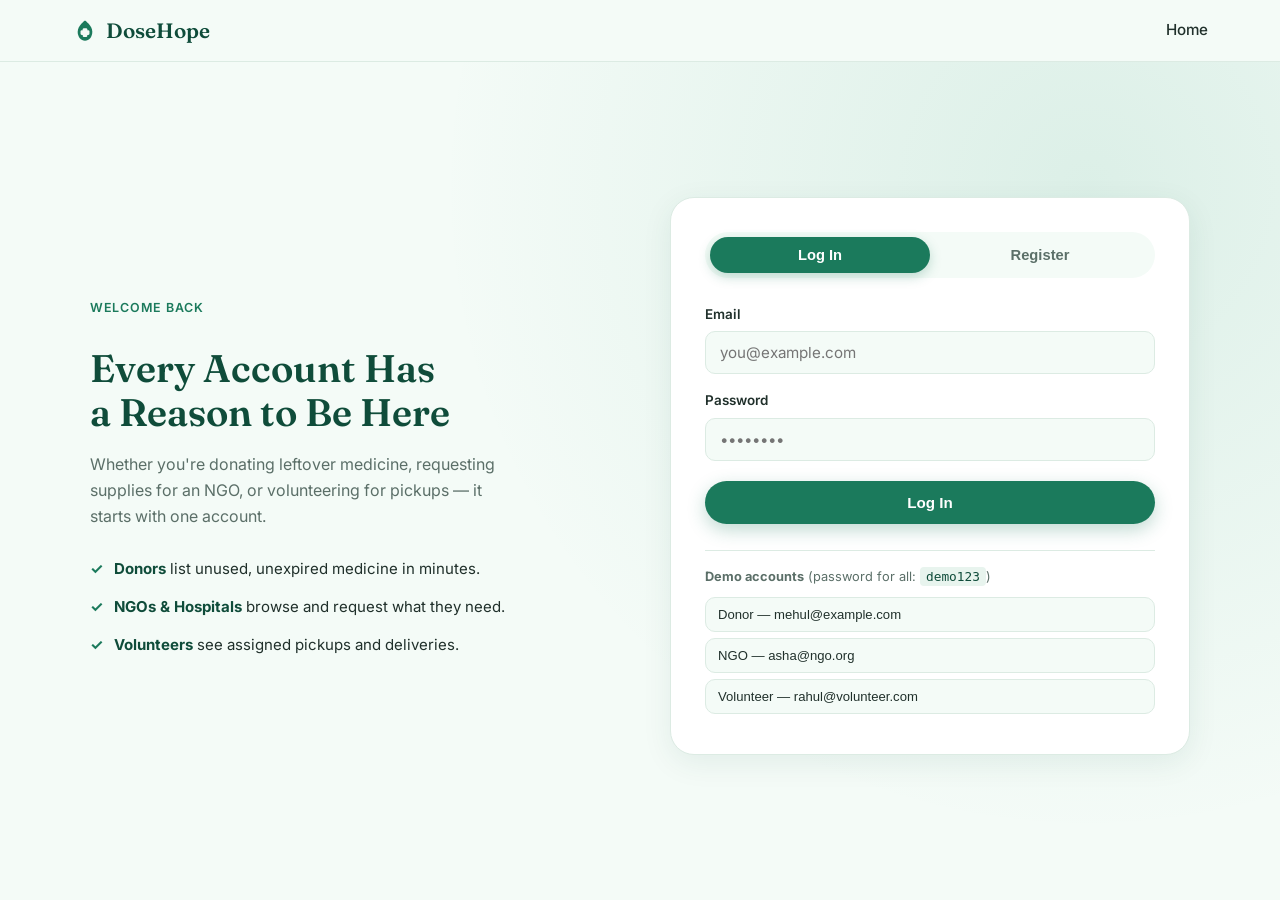
<file: frontend/volunteer-dashboard.html>
<!DOCTYPE html>
<html lang="en">
<head>
<meta charset="UTF-8">
<meta name="viewport" content="width=device-width, initial-scale=1.0">
<title>Volunteer Dashboard — DoseHope</title>
<link rel="preconnect" href="https://fonts.googleapis.com">
<link rel="preconnect" href="https://fonts.gstatic.com" crossorigin>
<link href="https://fonts.googleapis.com/css2?family=Fraunces:opsz,wght@9..144,400;9..144,500;9..144,600;9..144,700&family=Inter:wght@400;500;600;700;800&display=swap" rel="stylesheet">
<link rel="stylesheet" href="style.css">
<link rel="stylesheet" href="app.css">
</head>
<body>

<header class="navbar">
  <div class="nav-inner">
    <a href="index.html" class="brand">
      <span class="brand-mark">
        <svg viewBox="0 0 32 32" width="26" height="26" fill="none">
          <path d="M16 3 C16 3 7 9 7 17 C7 23.5 11 28 16 28 C21 28 25 23.5 25 17 C25 9 16 3 16 3 Z" fill="#1B7A5C"/>
          <rect x="13.2" y="12.5" width="5.6" height="11" rx="1.4" fill="#F4FBF7"/>
          <rect x="10.5" y="15.2" width="11" height="5.6" rx="1.4" fill="#F4FBF7"/>
        </svg>
      </span>
      <span class="brand-name">DoseHope</span>
    </a>
    <nav class="nav-links">
      <a href="index.html">Home</a>
      <a href="volunteer-dashboard.html">Dashboard</a>
    </nav>
    <div class="nav-actions">
  <span class="btn btn-ghost" id="userPill"></span>
  <button class="btn btn-primary" id="logoutBtn">Log out</button>
</div>
  </div>
</header>

<section class="app-section">
  <div class="app-header">
    <span class="eyebrow eyebrow-dark">Volunteer Dashboard</span>
    <h1 id="greetingName">Welcome</h1>
    <p class="section-sub">Track your assigned pickups and deliveries.</p>
  </div>

  <div class="stats-row" id="statsRow"></div>

  <div class="card-panel">
    <div class="panel-title">
      <h3>Your Assignments</h3>
    </div>
    <div class="table-wrap">
      <table>
        <thead>
          <tr><th>Medicine</th><th>NGO</th><th>Status</th><th>Pickup date</th><th>Action</th></tr>
        </thead>
        <tbody id="assignmentsTableBody"></tbody>
      </table>
    </div>
  </div>
</section>

<script src="data-store.js"></script>
<script src="volunteer-dashboard.js"></script>
</body>
</html>
</file>
<file: frontend/style.css>
/* ============================
   DoseHope — Design Tokens
   ============================ */
:root {
  --green-900: #0F4C3A;
  --green-700: #1B7A5C;
  --green-500: #2E9C76;
  --green-100: #E8F4EE;
  --mint-bg: #F4FBF7;
  --white: #FFFFFF;
  --amber: #E8B339;
  --amber-dark: #C9931E;
  --text-main: #20302B;
  --text-muted: #5B6F68;
  --border-soft: #DCEBE3;

  --font-display: 'Fraunces', serif;
  --font-body: 'Inter', sans-serif;

  --radius-lg: 24px;
  --radius-md: 16px;
  --radius-sm: 10px;

  --shadow-soft: 0 8px 30px rgba(15, 76, 58, 0.08);
  --shadow-card: 0 4px 20px rgba(15, 76, 58, 0.06);
}

* { box-sizing: border-box; margin: 0; padding: 0; }

html { scroll-behavior: smooth; }

body {
  font-family: var(--font-body);
  color: var(--text-main);
  background: var(--mint-bg);
  line-height: 1.6;
  -webkit-font-smoothing: antialiased;
}

img, svg { display: block; max-width: 100%; }

a { text-decoration: none; color: inherit; }

ul { list-style: none; }

h1, h2, h3 {
  font-family: var(--font-display);
  color: var(--green-900);
  line-height: 1.15;
  font-weight: 600;
}

.eyebrow {
  display: inline-block;
  font-size: 0.78rem;
  font-weight: 600;
  letter-spacing: 0.06em;
  text-transform: uppercase;
  color: var(--green-700);
  margin-bottom: 14px;
}

.eyebrow-dark { color: var(--green-700); }

/* ============================
   Buttons
   ============================ */
.btn {
  display: inline-flex;
  align-items: center;
  justify-content: center;
  gap: 8px;
  padding: 12px 22px;
  border-radius: 999px;
  font-weight: 600;
  font-size: 0.95rem;
  border: none;
  cursor: pointer;
  transition: transform 0.18s ease, box-shadow 0.18s ease, background 0.18s ease;
  white-space: nowrap;
}

.btn-primary {
  background: var(--green-700);
  color: var(--white);
  box-shadow: 0 6px 18px rgba(27, 122, 92, 0.28);
}
.btn-primary:hover { background: var(--green-900); transform: translateY(-1px); }

.btn-outline {
  background: transparent;
  color: var(--green-900);
  border: 1.5px solid var(--green-700);
}
.btn-outline:hover { background: var(--green-100); }

.btn-outline-light {
  background: transparent;
  color: var(--white);
  border: 1.5px solid rgba(255,255,255,0.55);
}
.btn-outline-light:hover { background: rgba(255,255,255,0.12); }

.btn-ghost {
  background: transparent;
  color: var(--text-main);
  padding: 10px 16px;
}
.btn-ghost:hover { color: var(--green-700); }

.btn-lg { padding: 15px 28px; font-size: 1rem; }

/* ============================
   Navbar
   ============================ */
.navbar {
  position: sticky;
  top: 0;
  z-index: 100;
  background: rgba(244, 251, 247, 0.85);
  backdrop-filter: blur(12px);
  border-bottom: 1px solid var(--border-soft);
}

.nav-inner {
  max-width: 1200px;
  margin: 0 auto;
  display: flex;
  align-items: center;
  justify-content: space-between;
  padding: 14px 32px;
}

.brand { display: flex; align-items: center; gap: 8px; }
.brand-name {
  font-family: var(--font-display);
  font-weight: 600;
  font-size: 1.3rem;
  color: var(--green-900);
}

.nav-links {
  display: flex;
  gap: 30px;
  font-weight: 500;
  font-size: 0.95rem;
  color: var(--text-main);
}
.nav-links a:hover { color: var(--green-700); }

.nav-actions { display: flex; align-items: center; gap: 10px; }

.nav-toggle {
  display: none;
  flex-direction: column;
  gap: 5px;
  background: none;
  border: none;
  cursor: pointer;
  padding: 6px;
}
.nav-toggle span {
  width: 22px;
  height: 2px;
  background: var(--green-900);
  border-radius: 2px;
}

/* ============================
   Hero
   ============================ */
.hero {
  position: relative;
  overflow: hidden;
  padding: 64px 32px 0;
}

.hero-bg {
  position: absolute;
  inset: 0;
  background:
    radial-gradient(circle at 80% 10%, rgba(46, 156, 118, 0.18), transparent 50%),
    radial-gradient(circle at 10% 80%, rgba(232, 179, 57, 0.12), transparent 45%),
    var(--mint-bg);
  z-index: -1;
}

.hero-inner {
  max-width: 1200px;
  margin: 0 auto;
  display: grid;
  grid-template-columns: 1.05fr 0.95fr;
  gap: 56px;
  align-items: center;
  padding-bottom: 50px;
}

.hero-copy h1 {
  font-size: clamp(2.4rem, 4.2vw, 3.6rem);
  margin-bottom: 20px;
}

.hero-sub {
  color: var(--text-muted);
  font-size: 1.08rem;
  max-width: 520px;
  margin-bottom: 32px;
}

.hero-cta-row { display: flex; gap: 14px; flex-wrap: wrap; margin-bottom: 44px; }

.hero-stats { display: flex; gap: 36px; flex-wrap: wrap; }
.stat strong {
  display: block;
  font-family: var(--font-display);
  font-size: 1.6rem;
  color: var(--green-900);
}
.stat span { font-size: 0.85rem; color: var(--text-muted); }

/* ---- Hero visual: flow card ---- */
.hero-visual { position: relative; }

.flow-card {
  background: rgba(255, 255, 255, 0.7);
  backdrop-filter: blur(16px);
  border: 1px solid rgba(255,255,255,0.6);
  border-radius: var(--radius-lg);
  padding: 28px 26px 22px;
  box-shadow: var(--shadow-soft);
}

.flow-card-label {
  font-size: 0.82rem;
  font-weight: 600;
  color: var(--text-muted);
  margin-bottom: 22px;
  text-transform: uppercase;
  letter-spacing: 0.04em;
}

.flow-steps {
  display: flex;
  align-items: flex-start;
  justify-content: space-between;
  gap: 4px;
}

.flow-step { text-align: center; flex: 1; }

.flow-icon {
  width: 56px;
  height: 56px;
  border-radius: 16px;
  background: var(--white);
  display: flex;
  align-items: center;
  justify-content: center;
  margin: 0 auto 10px;
  box-shadow: var(--shadow-card);
}

.flow-name {
  font-weight: 700;
  font-size: 0.88rem;
  color: var(--green-900);
  margin-bottom: 3px;
}

.flow-desc {
  font-size: 0.74rem;
  color: var(--text-muted);
  line-height: 1.3;
}

.flow-arrow { padding-top: 18px; opacity: 0.7; flex: 0 0 auto; }

.flow-card-footer {
  margin-top: 22px;
  padding-top: 18px;
  border-top: 1px solid var(--border-soft);
  font-size: 0.85rem;
  color: var(--text-muted);
  display: flex;
  align-items: center;
  gap: 8px;
}
.flow-card-footer strong { color: var(--green-900); }

.pulse-dot {
  width: 8px;
  height: 8px;
  border-radius: 50%;
  background: var(--green-500);
  position: relative;
}
.pulse-dot::after {
  content: '';
  position: absolute;
  inset: -4px;
  border-radius: 50%;
  border: 1.5px solid var(--green-500);
  animation: pulse 1.8s ease-out infinite;
}
@keyframes pulse {
  0% { transform: scale(0.6); opacity: 0.8; }
  100% { transform: scale(1.6); opacity: 0; }
}

.floating-chip {
  position: absolute;
  display: flex;
  align-items: center;
  gap: 6px;
  background: var(--white);
  padding: 9px 14px;
  border-radius: 999px;
  font-size: 0.78rem;
  font-weight: 600;
  color: var(--green-900);
  box-shadow: var(--shadow-card);
}
.chip-1 { top: -14px; right: 24px; }
.chip-2 { bottom: -16px; left: 10px; }

/* ============================
   Search Widget (overlap)
   ============================ */
.search-widget-wrap {
  max-width: 1200px;
  margin: 0 auto;
  padding: 0 32px;
  position: relative;
  z-index: 5;
}

.search-widget {
  background: var(--white);
  border-radius: var(--radius-lg);
  box-shadow: 0 16px 40px rgba(15, 76, 58, 0.12);
  padding: 26px 30px;
  margin-top: -40px;
  border: 1px solid var(--border-soft);
}

.search-widget-title {
  font-weight: 700;
  color: var(--green-900);
  margin-bottom: 16px;
  font-size: 1rem;
}

.search-form {
  display: grid;
  grid-template-columns: 1fr 1fr 1fr auto;
  gap: 16px;
  align-items: end;
}

.search-field { display: flex; flex-direction: column; gap: 6px; }
.search-field label {
  font-size: 0.78rem;
  font-weight: 600;
  color: var(--text-muted);
}
.search-field select {
  padding: 11px 12px;
  border-radius: var(--radius-sm);
  border: 1.5px solid var(--border-soft);
  background: var(--mint-bg);
  font-family: var(--font-body);
  font-size: 0.92rem;
  color: var(--text-main);
  cursor: pointer;
}
.search-field select:focus { outline: 2px solid var(--green-500); }

.search-btn { height: 46px; }

/* ============================
   Section shared
   ============================ */
section { padding: 90px 32px; }

.section-head {
  max-width: 640px;
  margin: 0 auto 50px;
  text-align: center;
}
.section-head h2 {
  font-size: clamp(1.8rem, 3vw, 2.4rem);
  margin-bottom: 12px;
}
.section-sub { color: var(--text-muted); font-size: 1.02rem; }

/* ============================
   Categories
   ============================ */
.categories { max-width: 1200px; margin: 0 auto; }

.category-grid {
  display: grid;
  grid-template-columns: repeat(3, 1fr);
  gap: 22px;
}

.category-card {
  background: var(--white);
  border-radius: var(--radius-md);
  padding: 30px 24px;
  text-align: center;
  box-shadow: var(--shadow-card);
  border: 1px solid var(--border-soft);
  transition: transform 0.2s ease, box-shadow 0.2s ease;
}
.category-card:hover {
  transform: translateY(-4px);
  box-shadow: var(--shadow-soft);
}

.cat-icon {
  width: 64px;
  height: 64px;
  margin: 0 auto 16px;
  display: flex;
  align-items: center;
  justify-content: center;
}

.category-card h3 { font-size: 1.08rem; margin-bottom: 6px; }
.category-card p { font-size: 0.86rem; color: var(--text-muted); }

.category-card-more { background: var(--green-100); border: 1px dashed var(--green-500); }

/* ============================
   How it works
   ============================ */
.how-it-works {
  max-width: 1200px;
  margin: 0 auto;
  background: var(--white);
  border-radius: 32px;
}

.steps-grid {
  display: grid;
  grid-template-columns: repeat(4, 1fr);
  gap: 24px;
}

.step-card {
  padding: 28px 22px;
  border-radius: var(--radius-md);
  background: var(--mint-bg);
  border: 1px solid var(--border-soft);
}

.step-num {
  font-family: var(--font-display);
  font-size: 2rem;
  color: var(--green-500);
  display: block;
  margin-bottom: 14px;
}

.step-card h3 { font-size: 1.08rem; margin-bottom: 8px; }
.step-card p { font-size: 0.88rem; color: var(--text-muted); }

/* ============================
   Impact
   ============================ */
.impact { max-width: 1200px; margin: 0 auto; }

.impact-grid {
  display: grid;
  grid-template-columns: repeat(3, 1fr);
  gap: 24px;
}

.impact-card {
  background: var(--white);
  border-radius: var(--radius-md);
  overflow: hidden;
  box-shadow: var(--shadow-card);
  border: 1px solid var(--border-soft);
}

.impact-img {
  height: 160px;
  display: flex;
  align-items: center;
  justify-content: center;
}

.impact-card h3 { font-size: 1.1rem; margin: 20px 24px 8px; }
.impact-card p { font-size: 0.88rem; color: var(--text-muted); margin: 0 24px 22px; }

/* ============================
   NGO CTA band
   ============================ */
.ngo-cta {
  background: linear-gradient(120deg, var(--green-900), var(--green-700));
  border-radius: 32px;
  max-width: 1200px;
  margin: 0 auto;
  color: var(--white);
}

.ngo-cta-inner {
  display: grid;
  grid-template-columns: 1.3fr 1fr;
  gap: 40px;
  align-items: center;
}

.ngo-cta h2 { color: var(--white); font-size: clamp(1.6rem, 2.6vw, 2.1rem); margin-bottom: 14px; }
.ngo-cta .eyebrow { color: #B9E3D0; }
.ngo-cta-text p { color: rgba(255,255,255,0.82); max-width: 460px; margin-bottom: 26px; }
.ngo-cta-actions { display: flex; gap: 14px; flex-wrap: wrap; }
.ngo-cta-actions .btn-primary { background: var(--white); color: var(--green-900); box-shadow: none; }
.ngo-cta-actions .btn-primary:hover { background: var(--green-100); }

.ngo-cta-stats { display: flex; flex-direction: column; gap: 22px; }
.ngo-stat strong {
  display: block;
  font-family: var(--font-display);
  font-size: 2rem;
}
.ngo-stat span { font-size: 0.85rem; color: rgba(255,255,255,0.75); }

/* ============================
   FAQ
   ============================ */
.faq { max-width: 760px; margin: 0 auto; }

.faq-list { display: flex; flex-direction: column; gap: 14px; }

.faq-item {
  background: var(--white);
  border-radius: var(--radius-md);
  padding: 18px 22px;
  border: 1px solid var(--border-soft);
}

.faq-item summary {
  font-weight: 600;
  cursor: pointer;
  color: var(--green-900);
  list-style: none;
  display: flex;
  justify-content: space-between;
  align-items: center;
}
.faq-item summary::-webkit-details-marker { display: none; }
.faq-item summary::after {
  content: '+';
  font-size: 1.3rem;
  color: var(--green-700);
  transition: transform 0.2s ease;
}
.faq-item[open] summary::after { content: '−'; }

.faq-item p { margin-top: 12px; color: var(--text-muted); font-size: 0.92rem; }

/* ============================
   Footer
   ============================ */
.footer {
  background: var(--green-900);
  color: rgba(255,255,255,0.85);
  padding: 64px 32px 24px;
  margin-top: 40px;
}

.footer-inner {
  max-width: 1200px;
  margin: 0 auto;
  display: grid;
  grid-template-columns: 1.2fr 2fr;
  gap: 50px;
}

.footer-brand { display: flex; flex-direction: column; gap: 10px; max-width: 320px; }
.footer-brand .brand-name { color: var(--white); font-size: 1.2rem; }
.footer-brand p { font-size: 0.86rem; color: rgba(255,255,255,0.6); }

.footer-links { display: flex; gap: 60px; }
.footer-col h4 { font-size: 0.85rem; text-transform: uppercase; letter-spacing: 0.05em; margin-bottom: 14px; color: rgba(255,255,255,0.55); }
.footer-col a { display: block; font-size: 0.92rem; margin-bottom: 10px; color: rgba(255,255,255,0.85); }
.footer-col a:hover { color: var(--amber); }

.footer-bottom {
  max-width: 1200px;
  margin: 40px auto 0;
  padding-top: 20px;
  border-top: 1px solid rgba(255,255,255,0.12);
  font-size: 0.82rem;
  color: rgba(255,255,255,0.5);
}

/* ============================
   Responsive
   ============================ */
@media (max-width: 980px) {
  .hero-inner { grid-template-columns: 1fr; }
  .nav-links {
    display: none;
    position: absolute;
    top: 100%;
    left: 0;
    right: 0;
    background: var(--mint-bg);
    flex-direction: column;
    padding: 20px 32px;
    border-bottom: 1px solid var(--border-soft);
    gap: 16px;
  }
  .nav-links.open { display: flex; }
  .nav-toggle { display: flex; }
  .nav-toggle.active span:nth-child(1) { transform: translateY(7px) rotate(45deg); }
  .nav-toggle.active span:nth-child(2) { opacity: 0; }
  .nav-toggle.active span:nth-child(3) { transform: translateY(-7px) rotate(-45deg); }
  .category-grid { grid-template-columns: repeat(2, 1fr); }
  .steps-grid { grid-template-columns: repeat(2, 1fr); }
  .impact-grid { grid-template-columns: 1fr; }
  .ngo-cta-inner { grid-template-columns: 1fr; }
  .ngo-cta-stats { flex-direction: row; gap: 30px; flex-wrap: wrap; }
  .footer-inner { grid-template-columns: 1fr; }
  .footer-links { gap: 40px; flex-wrap: wrap; }
}

@media (max-width: 640px) {
  .nav-actions .btn-ghost { display: none; }
  .search-form { grid-template-columns: 1fr; }
  .category-grid { grid-template-columns: 1fr; }
  .steps-grid { grid-template-columns: 1fr; }
  .hero-stats { gap: 22px; }
  section { padding: 60px 18px; }
  .nav-inner { padding: 12px 18px; }
  .hero { padding: 40px 18px 0; }
  .search-widget-wrap { padding: 0 18px; }
  .search-widget { padding: 22px 18px; margin-top: -28px; }
  .flow-steps { flex-direction: column; align-items: center; gap: 18px; }
  .flow-arrow { transform: rotate(90deg); padding-top: 0; }
}

@media (prefers-reduced-motion: reduce) {
  * { animation: none !important; transition: none !important; }
}
</file>
<file: frontend/app.css>
/* ============================
   Shared App Shell (logged-in pages)
   ============================ */
.app-section {
  max-width: 1200px;
  margin: 0 auto;
  padding: 50px 32px 90px;
}

.app-header { margin-bottom: 36px; max-width: 640px; }
.app-header h1 { font-size: clamp(1.8rem, 3vw, 2.3rem); margin-bottom: 10px; }

.user-pill {
  font-size: 0.85rem;
  font-weight: 600;
  color: var(--green-900);
  background: var(--green-100);
  padding: 8px 14px;
  border-radius: 999px;
}

.card-panel {
  background: var(--white);
  border-radius: var(--radius-lg);
  border: 1px solid var(--border-soft);
  box-shadow: var(--shadow-card);
  padding: 30px;
}

/* ---- Donate form ---- */
.donate-layout {
  display: grid;
  grid-template-columns: 1.6fr 1fr;
  gap: 26px;
  align-items: start;
}

.donate-form { display: flex; flex-direction: column; gap: 20px; }

.form-grid {
  display: grid;
  grid-template-columns: repeat(2, 1fr);
  gap: 18px;
}

.form-field textarea {
  padding: 11px 14px;
  border-radius: var(--radius-sm);
  border: 1.5px solid var(--border-soft);
  background: var(--mint-bg);
  font-family: var(--font-body);
  font-size: 0.95rem;
  color: var(--text-main);
  resize: vertical;
}
.form-field textarea:focus { outline: 2px solid var(--green-500); border-color: transparent; }

.form-error {
  background: #FBEAEA;
  border: 1px solid #E3A5A3;
  color: #9B3B38;
  font-size: 0.86rem;
  padding: 10px 14px;
  border-radius: var(--radius-sm);
}
.form-success {
  background: var(--green-100);
  border: 1px solid var(--green-500);
  color: var(--green-900);
  font-size: 0.86rem;
  padding: 10px 14px;
  border-radius: var(--radius-sm);
}

.expiry-preview {
  font-size: 0.86rem;
  padding: 12px 14px;
  border-radius: var(--radius-sm);
  font-weight: 600;
}
.expiry-preview.ok { background: var(--green-100); color: var(--green-900); }
.expiry-preview.warn { background: #FDF3E0; color: var(--amber-dark); }
.expiry-preview.bad { background: #FBEAEA; color: #9B3B38; }

.form-actions { display: flex; gap: 14px; margin-top: 6px; }

.donate-tips h3 { font-size: 1.02rem; margin-bottom: 14px; }
.tips-list { display: flex; flex-direction: column; gap: 10px; }
.tips-list li {
  font-size: 0.86rem;
  color: var(--text-muted);
  padding-left: 18px;
  position: relative;
}
.tips-list li::before {
  content: '•';
  color: var(--green-700);
  position: absolute;
  left: 0;
  font-weight: 700;
}
.tips-divider { height: 1px; background: var(--border-soft); margin: 22px 0; }

.recent-listings { display: flex; flex-direction: column; gap: 10px; }
.recent-item {
  display: flex;
  justify-content: space-between;
  align-items: center;
  padding: 10px 12px;
  background: var(--mint-bg);
  border-radius: var(--radius-sm);
  font-size: 0.84rem;
}
.recent-item-name { font-weight: 600; color: var(--text-main); }
.empty-note { font-size: 0.84rem; color: var(--text-muted); }

/* ---- Status badges (shared) ---- */
.status-badge {
  display: inline-flex;
  align-items: center;
  gap: 5px;
  font-size: 0.74rem;
  font-weight: 700;
  padding: 4px 10px;
  border-radius: 999px;
  text-transform: uppercase;
  letter-spacing: 0.02em;
}
.status-Available { background: var(--green-100); color: var(--green-900); }
.status-Requested { background: #FDF3E0; color: var(--amber-dark); }
.status-Accepted { background: #E9F0FB; color: #274B7D; }
.status-Picked,
.status-PickedUp,
.status-VolunteerAssigned { background: #E9F0FB; color: #274B7D; }
.status-Delivered,
.status-Completed { background: var(--green-100); color: var(--green-700); }
.status-Expired,
.status-Cancelled { background: #FBEAEA; color: #9B3B38; }
.status-Pending { background: #F1EDF9; color: #5B3E96; }

/* ---- Browse page ---- */
.browse-toolbar {
  display: flex;
  gap: 14px;
  flex-wrap: wrap;
  margin-bottom: 30px;
  align-items: end;
}
.browse-toolbar .form-field { min-width: 180px; }
.browse-toolbar select,
.browse-toolbar input {
  padding: 10px 12px;
  border-radius: var(--radius-sm);
  border: 1.5px solid var(--border-soft);
  background: var(--white);
  font-size: 0.9rem;
}

.medicine-grid {
  display: grid;
  grid-template-columns: repeat(3, 1fr);
  gap: 22px;
}

.medicine-card {
  background: var(--white);
  border-radius: var(--radius-md);
  border: 1px solid var(--border-soft);
  box-shadow: var(--shadow-card);
  padding: 22px;
  display: flex;
  flex-direction: column;
  gap: 12px;
}

.medicine-card-top { display: flex; justify-content: space-between; align-items: flex-start; gap: 10px; }
.medicine-card h3 { font-size: 1.05rem; }
.medicine-meta { font-size: 0.82rem; color: var(--text-muted); display: flex; flex-direction: column; gap: 4px; }
.medicine-meta span strong { color: var(--text-main); }

.expiry-tag {
  font-size: 0.76rem;
  font-weight: 600;
  padding: 3px 9px;
  border-radius: 999px;
  display: inline-flex;
  width: fit-content;
}
.expiry-tag.safe { background: var(--green-100); color: var(--green-900); }
.expiry-tag.soon { background: #FDF3E0; color: var(--amber-dark); }

.medicine-card-footer { display: flex; justify-content: space-between; align-items: center; margin-top: auto; }

.no-results {
  text-align: center;
  padding: 60px 20px;
  color: var(--text-muted);
  grid-column: 1 / -1;
}

/* ---- Dashboard ---- */
.stats-row {
  display: grid;
  grid-template-columns: repeat(4, 1fr);
  gap: 18px;
  margin-bottom: 36px;
}
.stat-card {
  background: var(--white);
  border-radius: var(--radius-md);
  border: 1px solid var(--border-soft);
  padding: 22px;
  box-shadow: var(--shadow-card);
}
.stat-card strong {
  display: block;
  font-family: var(--font-display);
  font-size: 1.9rem;
  color: var(--green-900);
}
.stat-card span { font-size: 0.84rem; color: var(--text-muted); }
.stat-card.alert { border-color: #E3C97A; background: #FFFBF0; }
.stat-card.alert strong { color: var(--amber-dark); }

.dashboard-grid {
  display: grid;
  grid-template-columns: 1.4fr 1fr;
  gap: 22px;
}

.table-wrap { overflow-x: auto; }
table { width: 100%; border-collapse: collapse; font-size: 0.88rem; }
thead th {
  text-align: left;
  padding: 10px 12px;
  color: var(--text-muted);
  font-size: 0.76rem;
  text-transform: uppercase;
  letter-spacing: 0.03em;
  border-bottom: 1.5px solid var(--border-soft);
}
tbody td { padding: 12px; border-bottom: 1px solid var(--border-soft); color: var(--text-main); }
tbody tr:last-child td { border-bottom: none; }

.panel-title { display: flex; justify-content: space-between; align-items: center; margin-bottom: 18px; }
.panel-title h3 { font-size: 1.05rem; }
.panel-title a { font-size: 0.84rem; font-weight: 600; color: var(--green-700); }

.expiry-list { display: flex; flex-direction: column; gap: 12px; }
.expiry-list-item {
  display: flex;
  justify-content: space-between;
  align-items: center;
  padding: 12px 14px;
  background: #FFFBF0;
  border: 1px solid #E3C97A;
  border-radius: var(--radius-sm);
}
.expiry-list-item .name { font-weight: 600; font-size: 0.88rem; }
.expiry-list-item .days { font-size: 0.78rem; color: var(--amber-dark); font-weight: 700; }

/* ---- Modal ---- */
.modal-overlay {
  position: fixed;
  inset: 0;
  background: rgba(15, 76, 58, 0.35);
  display: flex;
  align-items: center;
  justify-content: center;
  z-index: 200;
  padding: 20px;
}
.modal-overlay[hidden] { display: none; }
.modal-box {
  background: var(--white);
  border-radius: var(--radius-lg);
  padding: 28px;
  max-width: 420px;
  width: 100%;
  box-shadow: var(--shadow-soft);
}
.modal-box h3 { margin-bottom: 10px; }
.modal-box p { color: var(--text-muted); font-size: 0.9rem; margin-bottom: 20px; }
.modal-field { margin-bottom: 18px; }
.modal-field label { font-size: 0.84rem; font-weight: 600; display: block; margin-bottom: 6px; }
.modal-field select {
  width: 100%;
  padding: 10px 12px;
  border-radius: var(--radius-sm);
  border: 1.5px solid var(--border-soft);
  background: var(--mint-bg);
}
.modal-actions { display: flex; gap: 10px; justify-content: flex-end; }

@media (max-width: 980px) {
  .donate-layout { grid-template-columns: 1fr; }
  .medicine-grid { grid-template-columns: repeat(2, 1fr); }
  .stats-row { grid-template-columns: repeat(2, 1fr); }
  .dashboard-grid { grid-template-columns: 1fr; }
}

@media (max-width: 640px) {
  .form-grid { grid-template-columns: 1fr; }
  .medicine-grid { grid-template-columns: 1fr; }
  .stats-row { grid-template-columns: 1fr; }
  .app-section { padding: 30px 18px 60px; }
  .browse-toolbar { flex-direction: column; align-items: stretch; }
}
</file>
<file: frontend/auth.css>
/* ============================
   Auth Page (login/register)
   ============================ */
.auth-section {
  min-height: calc(100vh - 73px);
  display: flex;
  align-items: center;
  padding: 60px 32px;
  background:
    radial-gradient(circle at 85% 15%, rgba(46, 156, 118, 0.12), transparent 50%),
    var(--mint-bg);
}

.auth-wrap {
  max-width: 1100px;
  margin: 0 auto;
  display: grid;
  grid-template-columns: 1fr 1fr;
  gap: 60px;
  align-items: center;
  width: 100%;
}

.auth-side h1 {
  font-size: clamp(1.9rem, 3vw, 2.6rem);
  margin: 14px 0 18px;
}

.auth-side p {
  color: var(--text-muted);
  max-width: 420px;
  margin-bottom: 28px;
}

.auth-points {
  display: flex;
  flex-direction: column;
  gap: 14px;
}
.auth-points li {
  font-size: 0.94rem;
  color: var(--text-main);
  padding-left: 24px;
  position: relative;
}
.auth-points li::before {
  content: '✓';
  position: absolute;
  left: 0;
  color: var(--green-700);
  font-weight: 700;
}
.auth-points strong { color: var(--green-900); }

.auth-card {
  background: var(--white);
  border-radius: var(--radius-lg);
  box-shadow: var(--shadow-soft);
  border: 1px solid var(--border-soft);
  padding: 34px;
}

.auth-tabs {
  display: flex;
  background: var(--mint-bg);
  border-radius: 999px;
  padding: 5px;
  margin-bottom: 26px;
}
.auth-tab {
  flex: 1;
  padding: 10px 0;
  border: none;
  background: transparent;
  border-radius: 999px;
  font-weight: 600;
  font-size: 0.92rem;
  color: var(--text-muted);
  cursor: pointer;
  transition: all 0.18s ease;
}
.auth-tab.active {
  background: var(--green-700);
  color: var(--white);
  box-shadow: 0 4px 12px rgba(27, 122, 92, 0.25);
}

.auth-form { display: none; flex-direction: column; gap: 16px; }
.auth-form.active { display: flex; }

.form-field { display: flex; flex-direction: column; gap: 6px; }
.form-field label { font-size: 0.84rem; font-weight: 600; color: var(--text-main); }
.form-field input,
.form-field select {
  padding: 11px 14px;
  border-radius: var(--radius-sm);
  border: 1.5px solid var(--border-soft);
  background: var(--mint-bg);
  font-family: var(--font-body);
  font-size: 0.95rem;
  color: var(--text-main);
}
.form-field input:focus,
.form-field select:focus { outline: 2px solid var(--green-500); border-color: transparent; }

.btn-block { width: 100%; padding: 13px 0; margin-top: 4px; }

.form-error {
  background: #FBEAEA;
  border: 1px solid #E3A5A3;
  color: #9B3B38;
  font-size: 0.86rem;
  padding: 10px 14px;
  border-radius: var(--radius-sm);
}

.demo-hint {
  margin-top: 10px;
  padding-top: 16px;
  border-top: 1px solid var(--border-soft);
}
.demo-hint p {
  font-size: 0.8rem;
  color: var(--text-muted);
  margin-bottom: 10px;
}
.demo-hint code {
  background: var(--green-100);
  padding: 2px 6px;
  border-radius: 4px;
  color: var(--green-900);
}
.demo-chip {
  display: block;
  width: 100%;
  text-align: left;
  background: var(--mint-bg);
  border: 1px solid var(--border-soft);
  border-radius: var(--radius-sm);
  padding: 9px 12px;
  font-size: 0.82rem;
  color: var(--text-main);
  cursor: pointer;
  margin-bottom: 6px;
  transition: background 0.15s ease;
}
.demo-chip:hover { background: var(--green-100); }

@media (max-width: 860px) {
  .auth-wrap { grid-template-columns: 1fr; gap: 36px; }
  .auth-side { text-align: center; }
  .auth-side p { margin: 0 auto 28px; }
  .auth-points { text-align: left; max-width: 320px; margin: 0 auto; }
}
</file>
